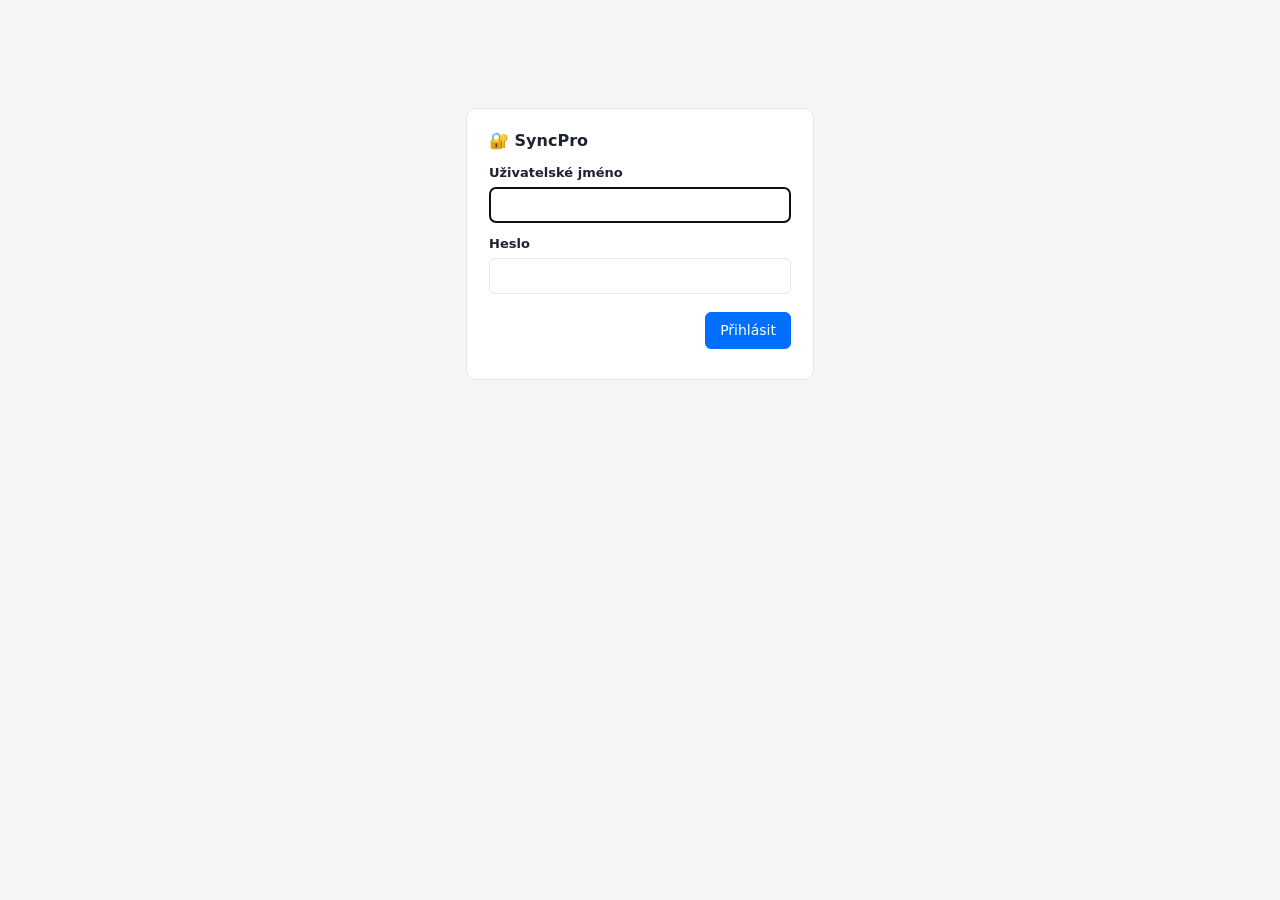
<file: static/login.html>
<!DOCTYPE html>
<html lang="cs">
<head>
<meta charset="utf-8">
<meta name="viewport" content="width=device-width, initial-scale=1">
<title>SyncPro – přihlášení</title>
<link rel="stylesheet" href="/static/style.css">
</head>
<body>
<div class="narrow form" style="max-width:380px;margin-top:12vh">
  <div class="card">
    <h2>🔐 SyncPro</h2>
    <form onsubmit="login(event)">
      <label>Uživatelské jméno</label><input id="user" autocomplete="username" autofocus>
      <label>Heslo</label><input id="pw" type="password" autocomplete="current-password">
      <div class="foot"><button class="btn primary">Přihlásit</button></div>
      <div class="err" id="err"></div>
    </form>
  </div>
</div>
<script>
async function login(e) {
  e.preventDefault();
  const r = await fetch('/api/login', {method:'POST', headers:{'Content-Type':'application/json'},
    body: JSON.stringify({user: user.value, password: pw.value})});
  if (r.ok) location.href = '/';
  else document.getElementById('err').textContent = (await r.json().catch(() => ({}))).detail || 'Chyba přihlášení';
}
</script>
</body>
</html>
</file>
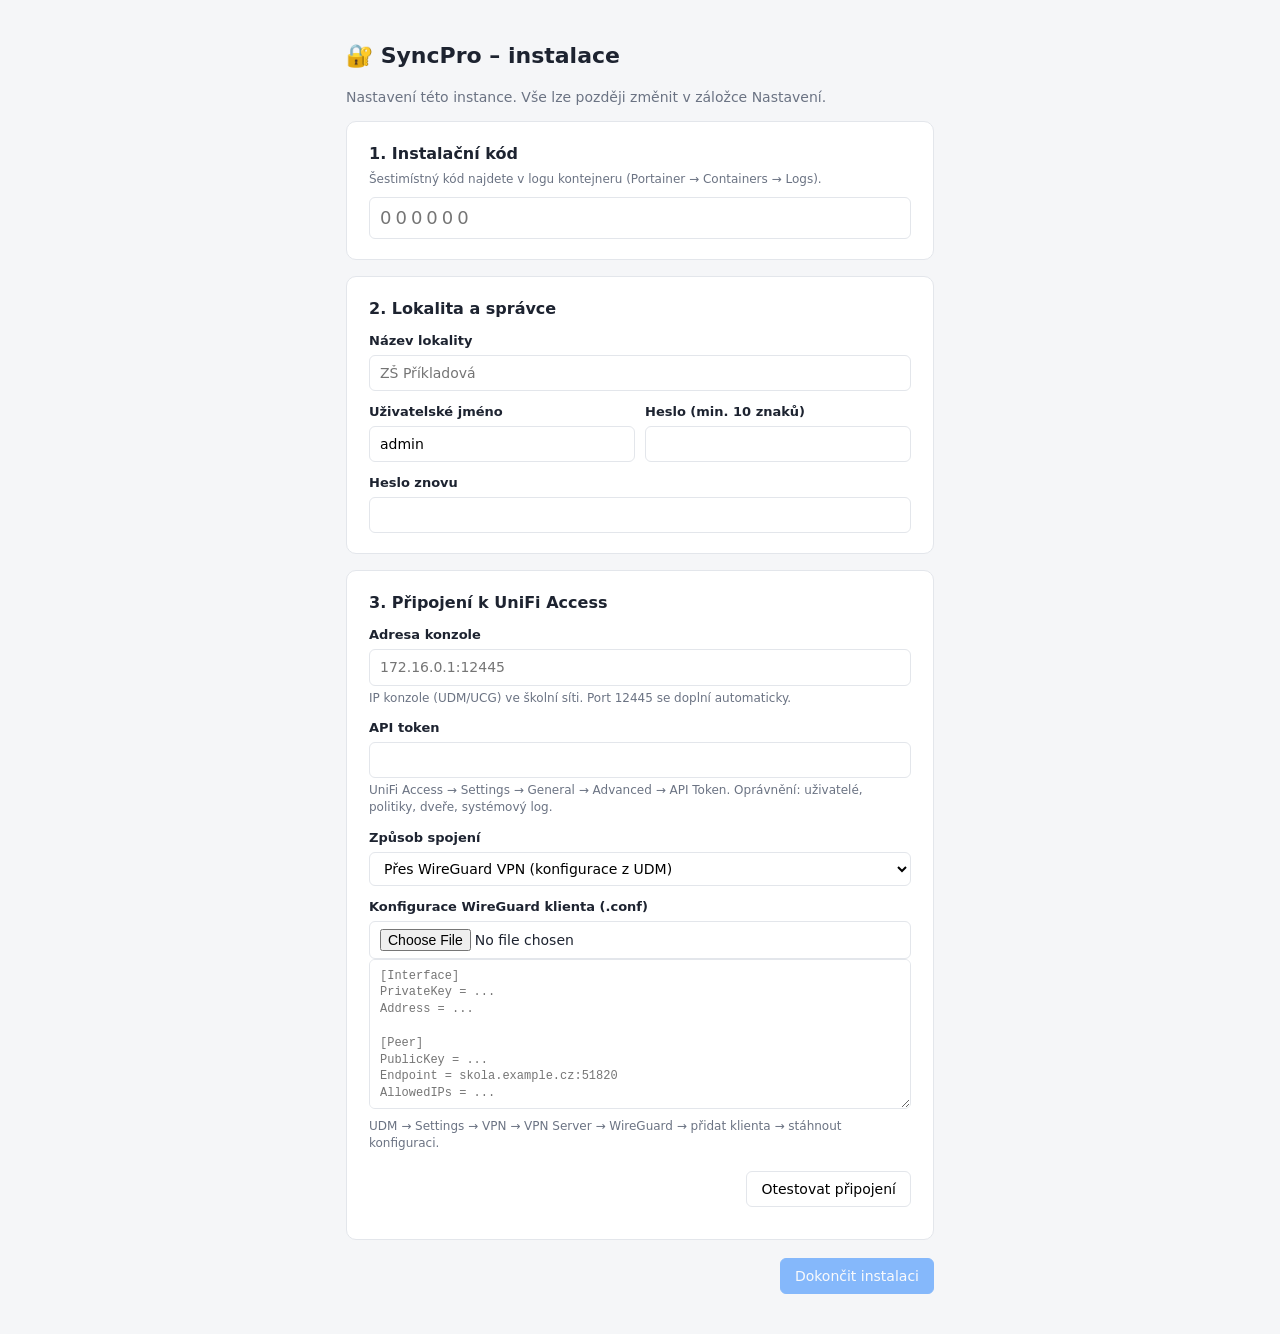
<file: static/setup.html>
<!DOCTYPE html>
<html lang="cs">
<head>
<meta charset="utf-8">
<meta name="viewport" content="width=device-width, initial-scale=1">
<title>SyncPro – instalace</title>
<link rel="stylesheet" href="/static/style.css">
</head>
<body>
<div class="narrow form">
  <h1 style="font-size:22px">🔐 SyncPro – instalace</h1>
  <p class="mute">Nastavení této instance. Vše lze později změnit v záložce Nastavení.</p>

  <div class="card">
    <h2>1. Instalační kód</h2>
    <div class="hint">Šestimístný kód najdete v logu kontejneru (Portainer → Containers → Logs).</div>
    <input id="code" inputmode="numeric" maxlength="6" placeholder="000000" style="margin-top:8px;font-size:18px;letter-spacing:4px">
  </div>

  <div class="card">
    <h2>2. Lokalita a správce</h2>
    <label>Název lokality</label><input id="site" placeholder="ZŠ Příkladová">
    <div class="row2">
      <div><label>Uživatelské jméno</label><input id="user" value="admin" autocomplete="username"></div>
      <div><label>Heslo (min. 10 znaků)</label><input id="pw" type="password" autocomplete="new-password"></div>
    </div>
    <label>Heslo znovu</label><input id="pw2" type="password" autocomplete="new-password">
  </div>

  <div class="card">
    <h2>3. Připojení k UniFi Access</h2>
    <label>Adresa konzole</label><input id="host" placeholder="172.16.0.1:12445">
    <div class="hint">IP konzole (UDM/UCG) ve školní síti. Port 12445 se doplní automaticky.</div>
    <label>API token</label><input id="token" type="password">
    <div class="hint">UniFi Access → Settings → General → Advanced → API Token. Oprávnění: uživatelé, politiky, dveře, systémový log.</div>
    <label>Způsob spojení</label>
    <select id="wgMode">
      <option value="replace">Přes WireGuard VPN (konfigurace z UDM)</option>
      <option value="none">Přímo (konzole je dostupná ze sítě serveru)</option>
    </select>
    <div id="wgBox">
      <label>Konfigurace WireGuard klienta (.conf)</label>
      <input type="file" accept=".conf,.txt" onchange="readConf(this)">
      <textarea id="wg" placeholder="[Interface]&#10;PrivateKey = ...&#10;Address = ...&#10;&#10;[Peer]&#10;PublicKey = ...&#10;Endpoint = skola.example.cz:51820&#10;AllowedIPs = ..."></textarea>
      <div class="hint">UDM → Settings → VPN → VPN Server → WireGuard → přidat klienta → stáhnout konfiguraci.</div>
    </div>
    <div class="foot"><button class="btn" onclick="test()">Otestovat připojení</button></div>
    <ul class="steps" id="steps"></ul>
  </div>

  <div class="foot">
    <button class="btn primary" id="finish" disabled onclick="finish()">Dokončit instalaci</button>
  </div>
  <div class="err" id="err"></div>
</div>

<script>
const $ = s => document.querySelector(s);
const esc = s => String(s ?? '').replace(/[&<>"']/g, c => ({'&':'&amp;','<':'&lt;','>':'&gt;','"':'&quot;',"'":'&#39;'}[c]));
let cert = null;
function readConf(inp) { const f = inp.files[0]; if (f) f.text().then(t => $('#wg').value = t); }
$('#wgMode').onchange = () => { $('#wgBox').classList.toggle('hidden', $('#wgMode').value !== 'replace'); $('#finish').disabled = true; };
['#host', '#token', '#wg'].forEach(s => $(s).addEventListener('input', () => $('#finish').disabled = true));

async function post(url, body) {
  const r = await fetch(url, {method:'POST', headers:{'Content-Type':'application/json'}, body: JSON.stringify(body)});
  const j = await r.json().catch(() => ({}));
  if (!r.ok) throw new Error(j.detail || r.statusText);
  return j;
}
const conn = () => ({setup_code: $('#code').value, ua_host: $('#host').value, ua_token: $('#token').value,
                     wg_mode: $('#wgMode').value, wg_conf: $('#wg').value});

async function test() {
  $('#err').textContent = ''; $('#steps').innerHTML = '<li class="mute">Testuji připojení…</li>';
  try {
    const r = await post('/api/setup/test', conn());
    cert = r.cert_sha256;
    $('#steps').innerHTML = r.steps.map(s => `<li>${s.ok ? '✅' : '❌'} ${esc(s.text)}</li>`).join('') +
      (r.ok ? `<li>👥 Uživatelů v UniFi Access: <b>${r.users_total ?? '?'}</b></li>
               <li>🔒 Otisk certifikátu konzole (bude se ověřovat):<div class="fp">${esc(cert || 'nezjištěn')}</div></li>` : '') +
      (r.wg_log ? `<li class="mute">Log WireGuard:<div class="fp">${esc(r.wg_log)}</div></li>` : '');
    $('#finish').disabled = !r.ok;
  } catch (e) { $('#steps').innerHTML = ''; $('#err').textContent = e.message; }
}

async function finish() {
  $('#err').textContent = '';
  if ($('#pw').value !== $('#pw2').value) return $('#err').textContent = 'Hesla se neshodují';
  if (!$('#site').value.trim()) return $('#err').textContent = 'Vyplňte název lokality';
  try {
    await post('/api/setup/complete', {...conn(), site_name: $('#site').value, admin_user: $('#user').value,
                                       admin_password: $('#pw').value, cert_sha256: cert || ''});
    location.href = '/';
  } catch (e) { $('#err').textContent = e.message; }
}
</script>
</body>
</html>
</file>
<file: static/style.css>
:root { --bg:#f5f6f8; --card:#fff; --line:#e3e6eb; --txt:#1d2330; --mute:#6b7383;
          --blue:#006fff; --red:#d93636; --green:#1a9a50; --amber:#c98a00; }
  * { box-sizing:border-box; }
  body { margin:0; font:14px/1.45 system-ui,-apple-system,"Segoe UI",sans-serif; background:var(--bg); color:var(--txt); }
  header { background:var(--card); border-bottom:1px solid var(--line); padding:12px 24px; display:flex; align-items:center; gap:24px; }
  header h1 { font-size:16px; margin:0; }
  nav button { background:none; border:0; padding:8px 12px; font:inherit; color:var(--mute); cursor:pointer; border-radius:6px; }
  nav button.on { color:var(--blue); background:#e8f1ff; font-weight:600; }
  main { padding:20px 24px; max-width:1300px; margin:auto; }
  .bar { display:flex; gap:8px; align-items:center; margin-bottom:12px; flex-wrap:wrap; }
  .bar .grow { flex:1; }
  input, select { font:inherit; padding:7px 10px; border:1px solid var(--line); border-radius:6px; background:#fff; }
  button.btn { font:inherit; padding:7px 14px; border-radius:6px; border:1px solid var(--line); background:#fff; cursor:pointer; }
  button.primary { background:var(--blue); color:#fff; border-color:var(--blue); }
  button.danger { color:var(--red); }
  button.sm { padding:3px 8px; font-size:12px; }
  table { width:100%; border-collapse:collapse; background:var(--card); border:1px solid var(--line); border-radius:8px; overflow:hidden; }
  th, td { text-align:left; padding:8px 10px; border-bottom:1px solid var(--line); vertical-align:top; }
  th { background:#fafbfc; font-weight:600; color:var(--mute); font-size:12px; text-transform:uppercase; letter-spacing:.03em; }
  tr:last-child td { border-bottom:0; }
  td.act { white-space:nowrap; text-align:right; }
  .pill { display:inline-block; padding:1px 8px; border-radius:10px; font-size:12px; background:#eef0f3; margin:1px 2px 1px 0; }
  .ACTIVE { background:#e3f6ea; color:var(--green); }
  .DEACTIVATED { background:#fde8e8; color:var(--red); }
  .PENDING { background:#fff4d6; color:var(--amber); }
  .mute { color:var(--mute); }
  .stats { display:flex; gap:12px; margin-bottom:14px; flex-wrap:wrap; }
  .stat { background:var(--card); border:1px solid var(--line); border-radius:8px; padding:10px 16px; min-width:130px; }
  .stat b { display:block; font-size:22px; }
  dialog { border:0; border-radius:10px; padding:20px 22px; width:min(480px,95vw); box-shadow:0 10px 40px rgba(0,0,0,.2); }
  dialog h2 { margin:0 0 14px; font-size:17px; }
  dialog label { display:block; margin:10px 0 4px; font-weight:600; font-size:13px; }
  dialog input { width:100%; }
  .checks { max-height:180px; overflow:auto; border:1px solid var(--line); border-radius:6px; padding:6px 10px; }
  .checks label { font-weight:normal; display:flex; gap:8px; margin:4px 0; }
  .checks input { width:auto; }
  .row2 { display:grid; grid-template-columns:1fr 1fr; gap:10px; }
  .foot { display:flex; justify-content:flex-end; gap:8px; margin-top:18px; }
  #toast { position:fixed; bottom:20px; right:20px; padding:10px 16px; border-radius:8px; color:#fff; display:none; max-width:420px; }
  .hidden { display:none; }
  .card { background:var(--card); border:1px solid var(--line); border-radius:10px; padding:20px 22px; margin-bottom:16px; }
  .card h2 { margin:0 0 6px; font-size:16px; }
  .form label { display:block; margin:12px 0 4px; font-weight:600; font-size:13px; }
  .form input, .form textarea, .form select { width:100%; }
  textarea { font:12px/1.4 ui-monospace,Menlo,Consolas,monospace; padding:8px 10px; border:1px solid var(--line); border-radius:6px; min-height:150px; }
  .hint { color:var(--mute); font-size:12px; margin-top:4px; }
  .steps { list-style:none; padding:0; margin:12px 0 0; }
  .steps li { padding:4px 0; }
  .fp { font:11px ui-monospace,monospace; word-break:break-all; background:#f3f4f6; padding:6px 8px; border-radius:6px; }
  .narrow { max-width:620px; margin:40px auto; padding:0 16px; }
  .badge { font-size:12px; padding:2px 10px; border-radius:10px; }
  .right { margin-left:auto; display:flex; gap:10px; align-items:center; }
  .err { color:var(--red); margin-top:10px; }
  button:disabled { opacity:.45; cursor:not-allowed; }
  dialog.wide { width:min(780px,96vw); max-height:92vh; overflow:auto; }
  .dhead { display:flex; align-items:center; gap:10px; margin-bottom:6px; }
  .dhead h2 { margin:0; }
  .usec { border-top:1px solid var(--line); padding:12px 0 6px; }
  .usec h3 { margin:0 0 6px; font-size:14px; }
  .usec label { display:block; margin:8px 0 4px; font-weight:600; font-size:13px; }
  .usec label.inline { font-weight:normal; display:flex; gap:6px; align-items:center; }
  .usec input:not([type=checkbox]) { width:100%; }
  .usec .bar input { width:auto; }
  table.mini { border:0; }
  table.mini td { padding:5px 8px; }
  a { color:inherit; text-decoration:none; }
  a:hover b { color:var(--blue); }
  details summary { cursor:pointer; font-size:13px; }
  .usec input[type=checkbox], dialog .checks input { width:auto; }
  body.operator .admin-only { display:none !important; }
  .pill.role { background:#e8f1ff; color:var(--blue); }
  #gTable input:not([type=checkbox]) { width:100%; }
  .form .checks input { width:auto; }
  .checks label { display:flex; gap:8px; align-items:center; font-weight:normal; margin:4px 0; }
  dialog.readonly .usec input, dialog.readonly .usec select, dialog.readonly .usec button { pointer-events:none; opacity:.55; }
  dialog.readonly .usec details { display:none; }
  nav.subnav { background:var(--card); border-bottom:1px solid var(--line); padding:6px 24px; display:flex; gap:4px; }
  nav.subnav button { background:none; border:0; padding:6px 12px; font:inherit; font-size:13px; color:var(--mute); cursor:pointer; border-radius:6px; }
  nav.subnav button.on { color:var(--txt); background:#eef0f3; font-weight:600; }
  nav.subnav.hidden, nav.subnav button.hidden { display:none; }
  code { font-size:12px; }
  .form .bar select, .form .bar input:not(.grow) { width:auto; }
  .form .bar .grow { flex:1; width:auto; }
  tr.click { cursor:pointer; }
  tr.click:hover td { background:#f7f9fc; }
  table.kv { width:100%; margin:2px 0; }
  table.kv td:first-child { width:34%; white-space:nowrap; font-size:12px; }
  table.kv table.kv { background:#fafbfc; }

  table.cmp td.bad, table.kv tr.bad td { background:#fdecec; }
  table.cmp td.bad { box-shadow: inset 3px 0 0 var(--red); }
</file>
